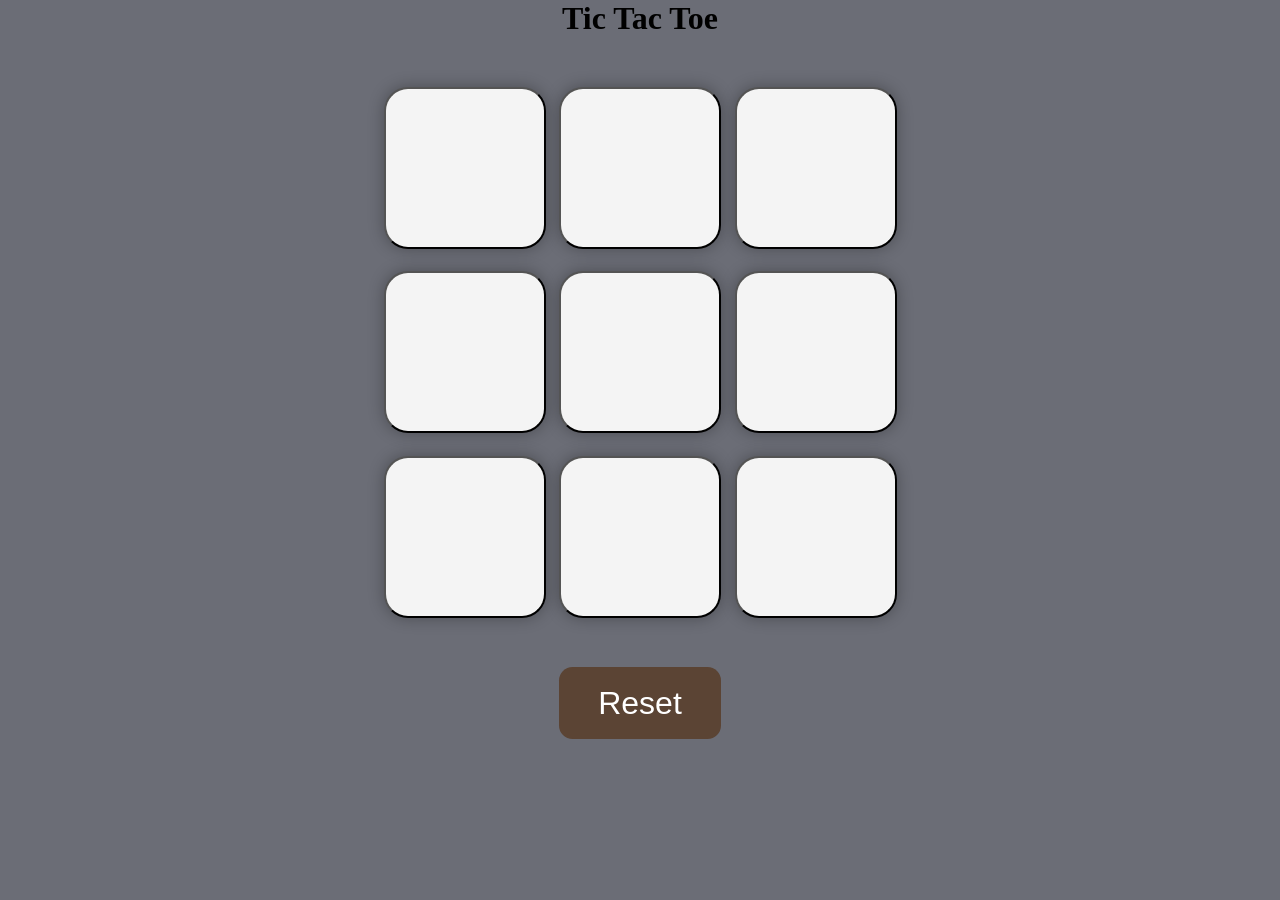
<file: index.html>
<!DOCTYPE html>
<html lang="en">
<head>
    <meta charset="UTF-8">
    <meta name="viewport" content="width=device-width, initial-scale=1.0">
    <title>Tic Tac Toe</title>
    <link rel="stylesheet" href="style.css">
</head>
<body>
    <h1>Tic Tac Toe</h1>
    <div class="container">
        <div class="game">
            <button class="box"></button>
            <button class="box"></button>
            <button class="box"></button>
            <button class="box"></button>
            <button class="box"></button>
            <button class="box"></button>
            <button class="box"></button>
            <button class="box"></button>
            <button class="box"></button>
        </div>
    </div>
    <button class="reset-btn">Reset</button>
    <script src="index.js"></script>
</body>
</html>
</file>
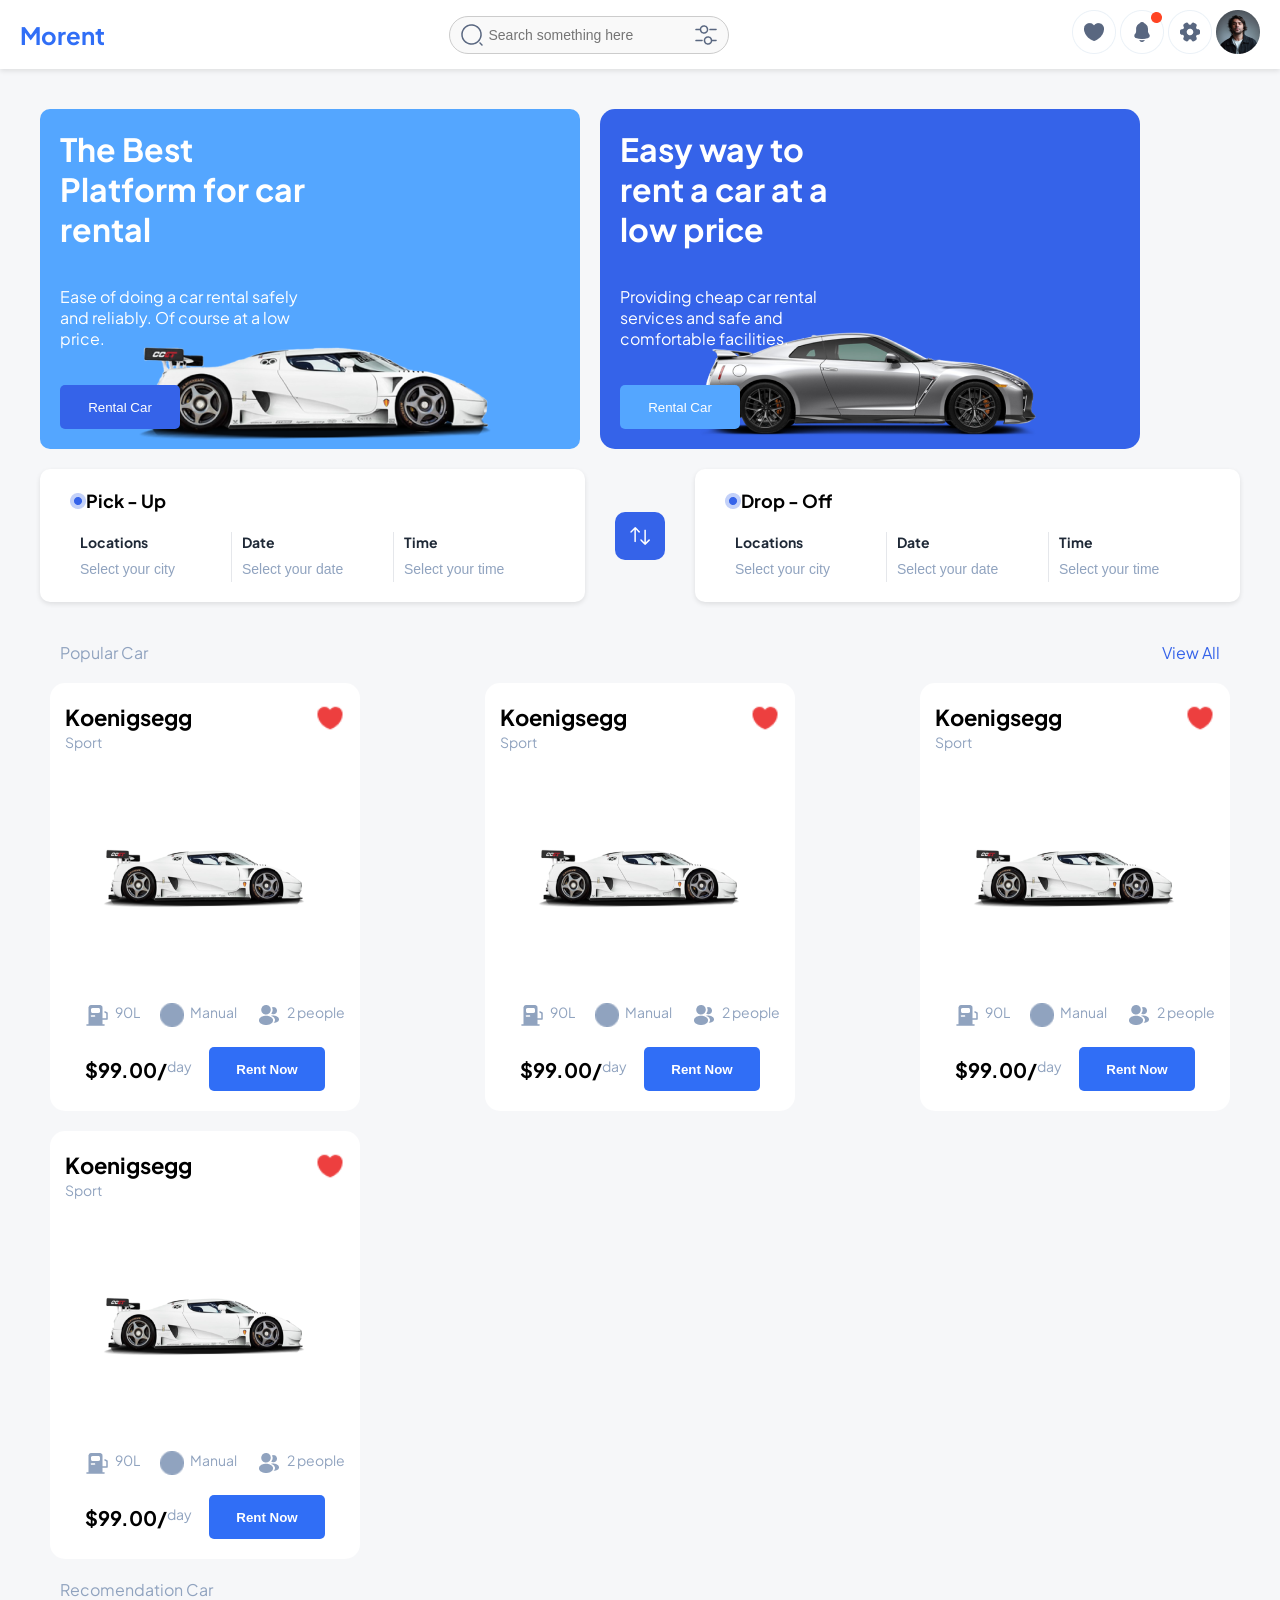
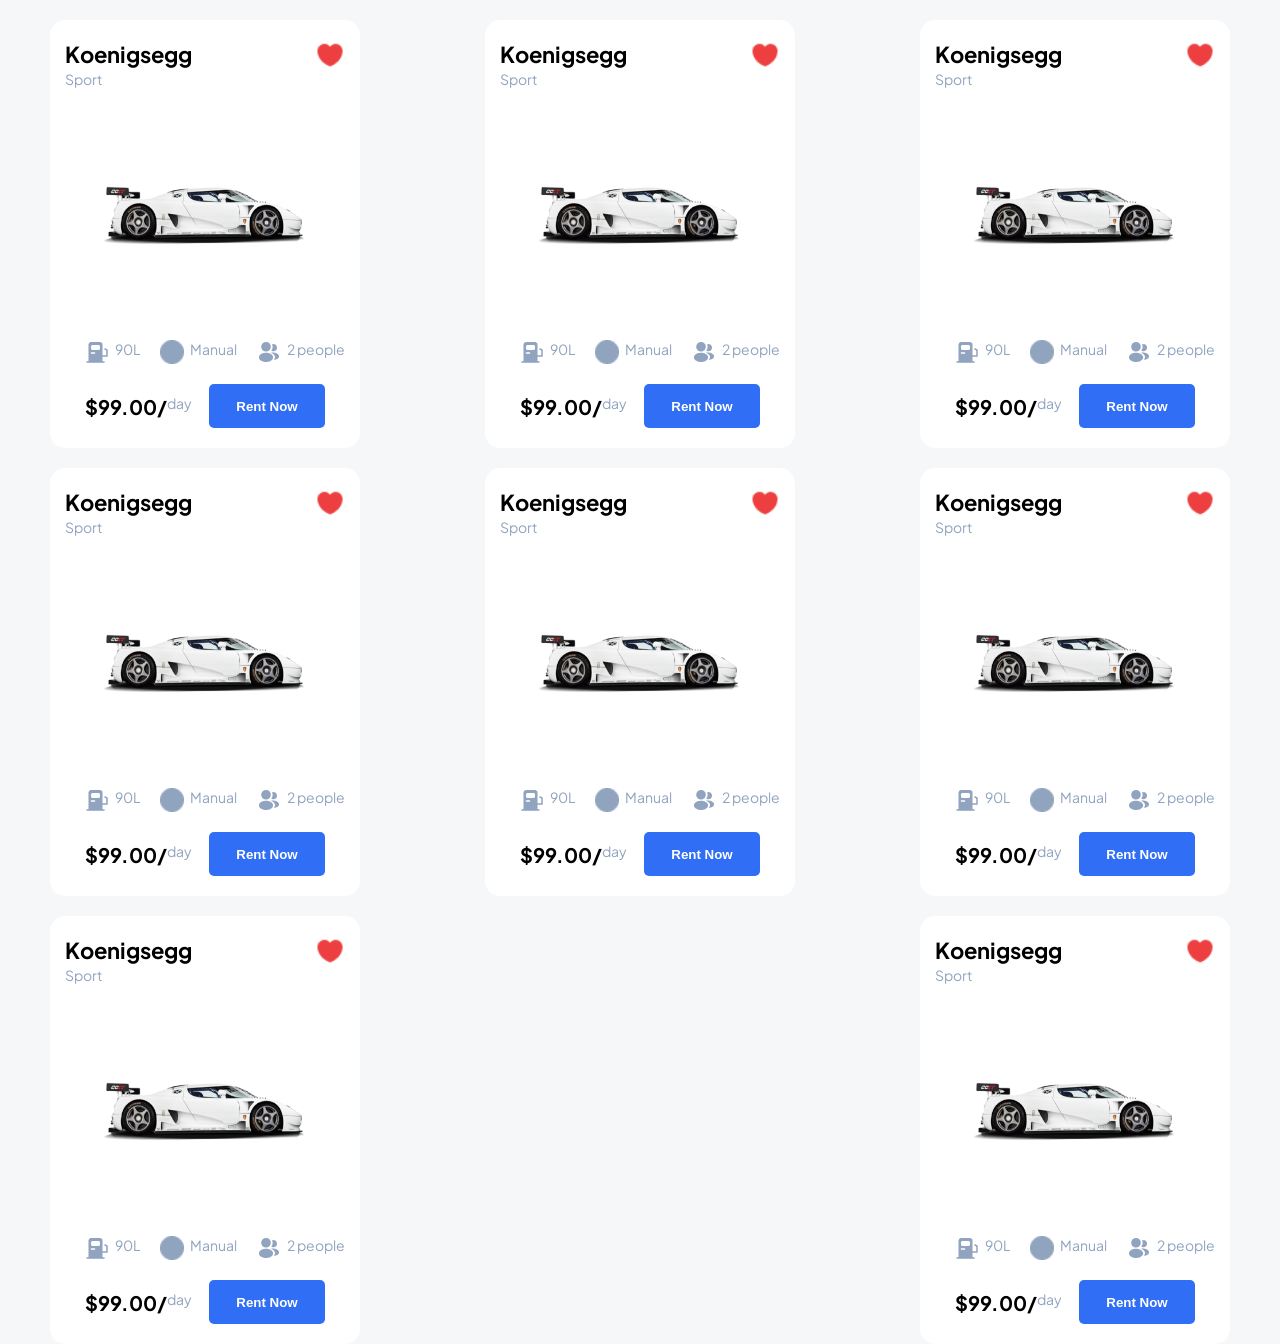
<file: test.html>
<!DOCTYPE html>
<html lang="en">
<head>
    <meta charset="UTF-8">
    <meta name="viewport" content="width=device-width, initial-scale=1.0">
    <link href='https://fonts.googleapis.com/css?family=Plus Jakarta Sans' rel='stylesheet'>
    <link rel="stylesheet" href="test.css">

    <title>Morent</title>
</head>
<body>
    <nav class="navbar">
        <div class="logo">Morent</div>
        <div class="search-bar">
            
            <img  src="img/search-normal.png" alt="filter">
            <input type="text" placeholder="Search something here">   
            <img  src="img/filter.png" alt="filter">
        </div>

        <div>
            <img src="img/Like.png" alt="filter">
            <img src="img/Notification.png" alt="filter">
            <img src="img/Settings.png" alt="filter">
            <img src="img/Profil.png" alt="filter">
        </div>
    </nav>

    <div class="main">
        <div class="ads">
            <div class="ads1" id="ad1">
                <p class="font1">The Best Platform for car rental</p>
                <p class="font2">Ease of doing a car rental safely and reliably. Of course at a low price.</p>
                <button class="ads-button">Rental Car</button>
            </div>
            <div class="ads1" id = "ad2">
                <p class="font1">Easy way to rent a car at a low price</p>
                <p class="font2">Providing cheap car rental services and safe and comfortable facilities.</p>
                <button class="ads-button">Rental Car</button>
            </div>
        </div>
        <div class="pick-up">

            <div class="pick-up-container">
                <div class="pick-up-header">
                  <img src="img/mark.png" alt="location mark"> Pick - Up
                </div>
                <div class="pick-up-options">
                  <div class="option">
                    <label>Locations</label>
                    <select>
                      <option>Select your city</option>
                    </select>
                  </div>
                  <div class="divider"></div>
                  <div class="option">
                    <label>Date</label>
                    <select>
                      <option>Select your date</option>
                    </select>
                  </div>
                  <div class="divider"></div>
                  <div class="option">
                    <label>Time</label>
                    <select>
                      <option>Select your time</option>
                    </select>
                  </div>
                </div>
              </div>

              <div class="swap-button"><img id="swap-img" src="img/Swap.png"><img></div>
            <div class="pick-up-container">
                <div class="pick-up-header">
                    <img src="img/mark.png" alt="location mark"> Drop - Off
                </div>
                <div class="pick-up-options">
                  <div class="option">
                    <label>Locations</label>
                    <select>
                      <option>Select your city</option>
                    </select>
                  </div>
                  <div class="divider"></div>
                  <div class="option">
                    <label>Date</label>
                    <select>
                      <option>Select your date</option>
                    </select>
                  </div>
                  <div class="divider"></div>
                  <div class="option">
                    <label>Time</label>
                    <select>
                      <option>Select your time</option>
                    </select>
                  </div>
                </div>
              </div>
        </div>

        <div class="popular-car-heading">
            <p>Popular Car</p>
            <p id="view-all">View All</p>
        </div>

        <div class="popular-table">
            <div class="car-card">
                <div>
                    <div id="car-name">
                        Koenigsegg
                        <img src= "/img/Like .png" alt="favourite">
                    </div>
                    <div id="car-type">
                        Sport
                    </div>
                </div>
                <img src="/img/ads1-car.png" alt="Koenigsegg car image">

                <div>
                    <div class="car-info">
                        <div class="gasstation">
                            <img src="img/gas-station.png" alt="gas-station-image">
                        <p>90L</p>
                        </div>
                        <div class="manual">
                            <img src="img/Circle 4.png" alt="Manual"></img>
                        <p>Manual</p>
                        </div>
                        <div class="people">
                            <img src="/img/profile-2user.png" alt="PROFILE-IMAGE">
                        <p> 2 people</p>
                        </div>
                    </div>
                    <div id="car-price">
                        <div style="display: flex; ">
                            <p style="font-weight: bold; font-size: 20px;">$99.00/</p>
                            <p style="color: #90A3BF; font-size: 14px;">day</p>
                        </div>
                        <button class="rent-button">Rent Now</button>
                    </div>
                </div>
            </div>
            <div class="car-card">
                <div>
                    <div id="car-name">
                        Koenigsegg
                        <img src= "/img/Like .png" alt="favourite">
                    </div>
                    <div id="car-type">
                        Sport
                    </div>
                </div>
                <img src="/img/ads1-car.png" alt="Koenigsegg car image">

                <div>
                    <div class="car-info">
                        <div class="gasstation">
                            <img src="img/gas-station.png" alt="gas-station-image">
                        <p>90L</p>
                        </div>
                        <div class="manual">
                            <img src="img/Circle 4.png" alt="Manual"></img>
                        <p>Manual</p>
                        </div>
                        <div class="people">
                            <img src="/img/profile-2user.png" alt="PROFILE-IMAGE">
                        <p> 2 people</p>
                        </div>
                    </div>
                    <div id="car-price">
                        <div style="display: flex; ">
                            <p style="font-weight: bold; font-size: 20px;">$99.00/</p>
                            <p style="color: #90A3BF; font-size: 14px;">day</p>
                        </div>
                        <button class="rent-button">Rent Now</button>
                    </div>
                </div>
            </div>
            <div class="car-card">
                <div>
                    <div id="car-name">
                        Koenigsegg
                        <img src= "/img/Like .png" alt="favourite">
                    </div>
                    <div id="car-type">
                        Sport
                    </div>
                </div>
                <img src="/img/ads1-car.png" alt="Koenigsegg car image">

                <div>
                    <div class="car-info">
                        <div class="gasstation">
                            <img src="img/gas-station.png" alt="gas-station-image">
                        <p>90L</p>
                        </div>
                        <div class="manual">
                            <img src="img/Circle 4.png" alt="Manual"></img>
                        <p>Manual</p>
                        </div>
                        <div class="people">
                            <img src="/img/profile-2user.png" alt="PROFILE-IMAGE">
                        <p> 2 people</p>
                        </div>
                    </div>
                    <div id="car-price">
                        <div style="display: flex; ">
                            <p style="font-weight: bold; font-size: 20px;">$99.00/</p>
                            <p style="color: #90A3BF; font-size: 14px;">day</p>
                        </div>
                        <button class="rent-button">Rent Now</button>
                    </div>
                </div>
            </div>
            <div class="car-card">
                <div>
                    <div id="car-name">
                        Koenigsegg
                        <img src= "/img/Like .png" alt="favourite">
                    </div>
                    <div id="car-type">
                        Sport
                    </div>
                </div>
                <img src="/img/ads1-car.png" alt="Koenigsegg car image">

                <div>
                    <div class="car-info">
                        <div class="gasstation">
                            <img src="img/gas-station.png" alt="gas-station-image">
                        <p>90L</p>
                        </div>
                        <div class="manual">
                            <img src="img/Circle 4.png" alt="Manual"></img>
                        <p>Manual</p>
                        </div>
                        <div class="people">
                            <img src="/img/profile-2user.png" alt="PROFILE-IMAGE">
                        <p> 2 people</p>
                        </div>
                    </div>
                    <div id="car-price">
                        <div style="display: flex; ">
                            <p style="font-weight: bold; font-size: 20px;">$99.00/</p>
                            <p style="color: #90A3BF; font-size: 14px;">day</p>
                        </div>
                        <button class="rent-button">Rent Now</button>
                    </div>
                </div>
            </div>
            
        </div>

        <div class="popular-car-heading">
            <p>Recomendation Car</p>
        </div>

        <div class="popular-table">
            <div class="car-card">
                <div>
                    <div id="car-name">
                        Koenigsegg
                        <img src= "/img/Like .png" alt="favourite">
                    </div>
                    <div id="car-type">
                        Sport
                    </div>
                </div>
                <img src="/img/ads1-car.png" alt="Koenigsegg car image">

                <div>
                    <div class="car-info">
                        <div class="gasstation">
                            <img src="img/gas-station.png" alt="gas-station-image">
                        <p>90L</p>
                        </div>
                        <div class="manual">
                            <img src="img/Circle 4.png" alt="Manual"></img>
                        <p>Manual</p>
                        </div>
                        <div class="people">
                            <img src="/img/profile-2user.png" alt="PROFILE-IMAGE">
                        <p> 2 people</p>
                        </div>
                    </div>
                    <div id="car-price">
                        <div style="display: flex; ">
                            <p style="font-weight: bold; font-size: 20px;">$99.00/</p>
                            <p style="color: #90A3BF; font-size: 14px;">day</p>
                        </div>
                        <button class="rent-button">Rent Now</button>
                    </div>
                </div>
            </div>
            <div class="car-card">
                <div>
                    <div id="car-name">
                        Koenigsegg
                        <img src= "/img/Like .png" alt="favourite">
                    </div>
                    <div id="car-type">
                        Sport
                    </div>
                </div>
                <img src="/img/ads1-car.png" alt="Koenigsegg car image">

                <div>
                    <div class="car-info">
                        <div class="gasstation">
                            <img src="img/gas-station.png" alt="gas-station-image">
                        <p>90L</p>
                        </div>
                        <div class="manual">
                            <img src="img/Circle 4.png" alt="Manual"></img>
                        <p>Manual</p>
                        </div>
                        <div class="people">
                            <img src="/img/profile-2user.png" alt="PROFILE-IMAGE">
                        <p> 2 people</p>
                        </div>
                    </div>
                    <div id="car-price">
                        <div style="display: flex; ">
                            <p style="font-weight: bold; font-size: 20px;">$99.00/</p>
                            <p style="color: #90A3BF; font-size: 14px;">day</p>
                        </div>
                        <button class="rent-button">Rent Now</button>
                    </div>
                </div>
            </div>
            <div class="car-card">
                <div>
                    <div id="car-name">
                        Koenigsegg
                        <img src= "/img/Like .png" alt="favourite">
                    </div>
                    <div id="car-type">
                        Sport
                    </div>
                </div>
                <img src="/img/ads1-car.png" alt="Koenigsegg car image">

                <div>
                    <div class="car-info">
                        <div class="gasstation">
                            <img src="img/gas-station.png" alt="gas-station-image">
                        <p>90L</p>
                        </div>
                        <div class="manual">
                            <img src="img/Circle 4.png" alt="Manual"></img>
                        <p>Manual</p>
                        </div>
                        <div class="people">
                            <img src="/img/profile-2user.png" alt="PROFILE-IMAGE">
                        <p> 2 people</p>
                        </div>
                    </div>
                    <div id="car-price">
                        <div style="display: flex; ">
                            <p style="font-weight: bold; font-size: 20px;">$99.00/</p>
                            <p style="color: #90A3BF; font-size: 14px;">day</p>
                        </div>
                        <button class="rent-button">Rent Now</button>
                    </div>
                </div>
            </div>
            <div class="car-card">
                <div>
                    <div id="car-name">
                        Koenigsegg
                        <img src= "/img/Like .png" alt="favourite">
                    </div>
                    <div id="car-type">
                        Sport
                    </div>
                </div>
                <img src="/img/ads1-car.png" alt="Koenigsegg car image">

                <div>
                    <div class="car-info">
                        <div class="gasstation">
                            <img src="img/gas-station.png" alt="gas-station-image">
                        <p>90L</p>
                        </div>
                        <div class="manual">
                            <img src="img/Circle 4.png" alt="Manual"></img>
                        <p>Manual</p>
                        </div>
                        <div class="people">
                            <img src="/img/profile-2user.png" alt="PROFILE-IMAGE">
                        <p> 2 people</p>
                        </div>
                    </div>
                    <div id="car-price">
                        <div style="display: flex; ">
                            <p style="font-weight: bold; font-size: 20px;">$99.00/</p>
                            <p style="color: #90A3BF; font-size: 14px;">day</p>
                        </div>
                        <button class="rent-button">Rent Now</button>
                    </div>
                </div>
            </div>
            <div class="car-card">
                <div>
                    <div id="car-name">
                        Koenigsegg
                        <img src= "/img/Like .png" alt="favourite">
                    </div>
                    <div id="car-type">
                        Sport
                    </div>
                </div>
                <img src="/img/ads1-car.png" alt="Koenigsegg car image">

                <div>
                    <div class="car-info">
                        <div class="gasstation">
                            <img src="img/gas-station.png" alt="gas-station-image">
                        <p>90L</p>
                        </div>
                        <div class="manual">
                            <img src="img/Circle 4.png" alt="Manual"></img>
                        <p>Manual</p>
                        </div>
                        <div class="people">
                            <img src="/img/profile-2user.png" alt="PROFILE-IMAGE">
                        <p> 2 people</p>
                        </div>
                    </div>
                    <div id="car-price">
                        <div style="display: flex; ">
                            <p style="font-weight: bold; font-size: 20px;">$99.00/</p>
                            <p style="color: #90A3BF; font-size: 14px;">day</p>
                        </div>
                        <button class="rent-button">Rent Now</button>
                    </div>
                </div>
            </div>
            <div class="car-card">
                <div>
                    <div id="car-name">
                        Koenigsegg
                        <img src= "/img/Like .png" alt="favourite">
                    </div>
                    <div id="car-type">
                        Sport
                    </div>
                </div>
                <img src="/img/ads1-car.png" alt="Koenigsegg car image">

                <div>
                    <div class="car-info">
                        <div class="gasstation">
                            <img src="img/gas-station.png" alt="gas-station-image">
                        <p>90L</p>
                        </div>
                        <div class="manual">
                            <img src="img/Circle 4.png" alt="Manual"></img>
                        <p>Manual</p>
                        </div>
                        <div class="people">
                            <img src="/img/profile-2user.png" alt="PROFILE-IMAGE">
                        <p> 2 people</p>
                        </div>
                    </div>
                    <div id="car-price">
                        <div style="display: flex; ">
                            <p style="font-weight: bold; font-size: 20px;">$99.00/</p>
                            <p style="color: #90A3BF; font-size: 14px;">day</p>
                        </div>
                        <button class="rent-button">Rent Now</button>
                    </div>
                </div>
            </div>
            <div class="car-card">
                <div>
                    <div id="car-name">
                        Koenigsegg
                        <img src= "/img/Like .png" alt="favourite">
                    </div>
                    <div id="car-type">
                        Sport
                    </div>
                </div>
                <img src="/img/ads1-car.png" alt="Koenigsegg car image">

                <div>
                    <div class="car-info">
                        <div class="gasstation">
                            <img src="img/gas-station.png" alt="gas-station-image">
                        <p>90L</p>
                        </div>
                        <div class="manual">
                            <img src="img/Circle 4.png" alt="Manual"></img>
                        <p>Manual</p>
                        </div>
                        <div class="people">
                            <img src="/img/profile-2user.png" alt="PROFILE-IMAGE">
                        <p> 2 people</p>
                        </div>
                    </div>
                    <div id="car-price">
                        <div style="display: flex; ">
                            <p style="font-weight: bold; font-size: 20px;">$99.00/</p>
                            <p style="color: #90A3BF; font-size: 14px;">day</p>
                        </div>
                        <button class="rent-button">Rent Now</button>
                    </div>
                </div>
            </div>
            <div class="car-card">
                <div>
                    <div id="car-name">
                        Koenigsegg
                        <img src= "/img/Like .png" alt="favourite">
                    </div>
                    <div id="car-type">
                        Sport
                    </div>
                </div>
                <img src="/img/ads1-car.png" alt="Koenigsegg car image">

                <div>
                    <div class="car-info">
                        <div class="gasstation">
                            <img src="img/gas-station.png" alt="gas-station-image">
                        <p>90L</p>
                        </div>
                        <div class="manual">
                            <img src="img/Circle 4.png" alt="Manual"></img>
                        <p>Manual</p>
                        </div>
                        <div class="people">
                            <img src="/img/profile-2user.png" alt="PROFILE-IMAGE">
                        <p> 2 people</p>
                        </div>
                    </div>
                    <div id="car-price">
                        <div style="display: flex; ">
                            <p style="font-weight: bold; font-size: 20px;">$99.00/</p>
                            <p style="color: #90A3BF; font-size: 14px;">day</p>
                        </div>
                        <button class="rent-button">Rent Now</button>
                    </div>
                </div>
            </div>
        </div>
        <!-- ------------ -->
    </div>
</body>
</html>
</file>
<file: style.css>
* {
  margin: 0;
  padding: 0;
}
body {
  background-color: #6B6D76;
  text-align: center;
}
.container {
  height: 70vh;
  display: flex;
  justify-content: center;
  align-items: center;
}
.game {
  height: 60vmin;
  width: 60vmin;
  display: flex;
  flex-wrap: wrap;
  justify-content: center;
  align-items: center;
  gap: 1.5vmin;
}
.box {
  height: 18vmin;
  width: 18vmin;
  border-radius: 1.5rem;
  border: non;
  box-shadow: 0 0 1rem rgba(0, 0, 0, 0.3);
  color: #334E58;
  font-size: 8vmin;
  background-color: #f4f4f4;
}
.reset-btn {
  height: 8vmin;
  width: 18vmin;
  border-radius: 1.5vmin;
  border: none;
  background-color: #5b4434;
  color: white;
  font-size: 2rem;
}
</file>
<file: test.css>
body {
    font-family: 'Plus Jakarta Sans';
    background-color: #F6F7F9;
    font-size: 22px;
    margin: 0px;
  }
.navbar {
  display: flex;
  justify-content: space-between;
  align-items: center;
  padding: 10px 20px;
  background-color: #ffffff;
  box-shadow: 0 2px 5px rgba(0, 0, 0, 0.1);
}
.navbar .logo {
  font-size: 24px;
  color: #306EF6;
  font-weight: bold;
}
.navbar .search-bar {
  display: flex;
  align-items: center;
  border: 1px solid #ccc;
  border-radius: 20px;
  padding: 5px 10px;
  background-color: #f9f9f9;
}
.navbar .search-bar input {
  border: none;
  outline: none;
  background: none;
  padding: 5px;
  font-size: 14px;
  width: 200px;
}
.main{
  margin: 0px 40px;
}

.ads{
  display: flex;
  flex-wrap: wrap;
  width: 100%;
  margin-top: 40px;
}
.ads1{
  width: 500px;
  height: 300px;
  display: flex;
  flex-direction: column;
  justify-content: space-between;
  /* background-color: white; */
  /* border-radius: 15px; */
  padding: 20px 15px;
}
#ad1 {
  display: flex;
  /* flex:1; */
  flex-direction: column;
  height: 300px;
  background-color: #54A6FF;
  background-image: url('/img/ads1-car.png');
  background-repeat: no-repeat;
  background-position: bottom center;
  border-radius: 10px;
  padding: 20px;
  margin-right: 20px;
  row-gap: 20px;
}

.font1 {
  font-size: 32px;
  color: white;
  max-width: 50%;
  font-weight: bold;
  margin: 0px;
}
  
.font2 {
  font-size: 16px;
  max-width: 50%;
  color: white;
}

#ad1 .ads-button {
  height: 44px;
  width: 120px;
  border: none;
  color: white;
  background-color: #3563E9;
  border-radius: 5px;
}

#ad2{
  display: flex;
  /* flex:1; */
  flex-direction: column;
  height: 300px;
  background-color: #3563E9;
  background-image: url('/img/ads2-car.png');
  background-repeat: no-repeat;
  background-position-y: 95%;
  background-position-x: 50%;
  border-radius: 15px;
  padding: 20px;
  row-gap: 20px;
}

#ad2 .ads-button {
  height: 44px;
  width: 120px;
  border: none;
  color: white;
  background-color: #54A6FF;
  border-radius: 5px;
}

.pick-up {
  display: flex;
  align-items: center;
}

.pick-up-container {
  width: 100%;
  background-color: white;
  padding: 20px 30px;
  border-radius: 10px;
  box-shadow: 0 2px 5px rgba(0, 0, 0, 0.1);
  margin: 20px auto;
}

.pick-up-header {
  display: flex;
  align-items: center;
  font-size: 18px;
  font-weight: bold;
  margin-bottom: 20px;
}

.pick-up-options {
  display: flex;
  align-items: center;
}

.option {
  display: flex;
  flex-direction: column;
  flex: 1;
  padding: 0 10px;
}

.option label {
  font-size: 14px;
  font-weight: bold;
  color: #1F2937;
  margin-bottom: 5px;
}

.option select {
  border: none;
  background-color: transparent;
  font-size: 14px;
  color: #90A3BF;
  padding: 5px 0;
  appearance: none;
}

.option select:focus {
  outline: none;
}

.divider {
  height: 50px;
  width: 1px;
  background-color: #E5E7EB;
}

.swap-button {
  display: flex;
  border-radius: 10px;
  opacity: 0px;
  background: #3563E9;
  margin: auto 30px;
  padding: 15px;
}

.popular-car-heading{
  justify-content: space-between;
  display: flex;
  font-size: 16px;
  color: #90A3BF;
  padding: 20px;
}

.popular-car-heading #view-all{
  color: #3563E9;
}

.popular-table{
  margin: 0px 10px;
  display: flex;
  justify-content: space-between;
  flex-wrap: wrap;
  row-gap: 20px;
}

.car-card{
  width: 280px;
  height: 388px;
  display: flex;
  flex-direction: column;
  justify-content: space-between;
  background-color: white;
  border-radius: 15px;
  padding: 20px 15px;
}

.car-card #car-name{
  display: flex;
  justify-content: space-between;
  font-weight: bold;
}

#car-name img{
  height: 30px;
  width: 30px;
}

.car-card #car-type{
  font-size: 14px;
  color: #90A3BF;
}

.car-card img{
  width: 232px;
  height: 72px;
  padding-left: 20px;
}

.car-info {
  font-size: 14px;
  display: flex;
  color: #90A3BF;
  text-align: center;
}

.car-info img{
  color: #90A3BF;
  height: 24px;
  width: 24px;
}
p{
  margin: 0;
}
.car-info .gasstation,.manual,.people{
  display: flex;
  text-align: center;
  gap:6px;
}

#car-price{
  display: flex;
  justify-content: space-between;
  margin: 20px 20px 0 20px;
  align-items: center;
}

#car-price .rent-button{
  background-color: #306EF6;
  border: none;
  height: 44px;
  width: 116px;
  border-radius: 5px;
  color: white;
  font-weight: bold;
}
</file>
